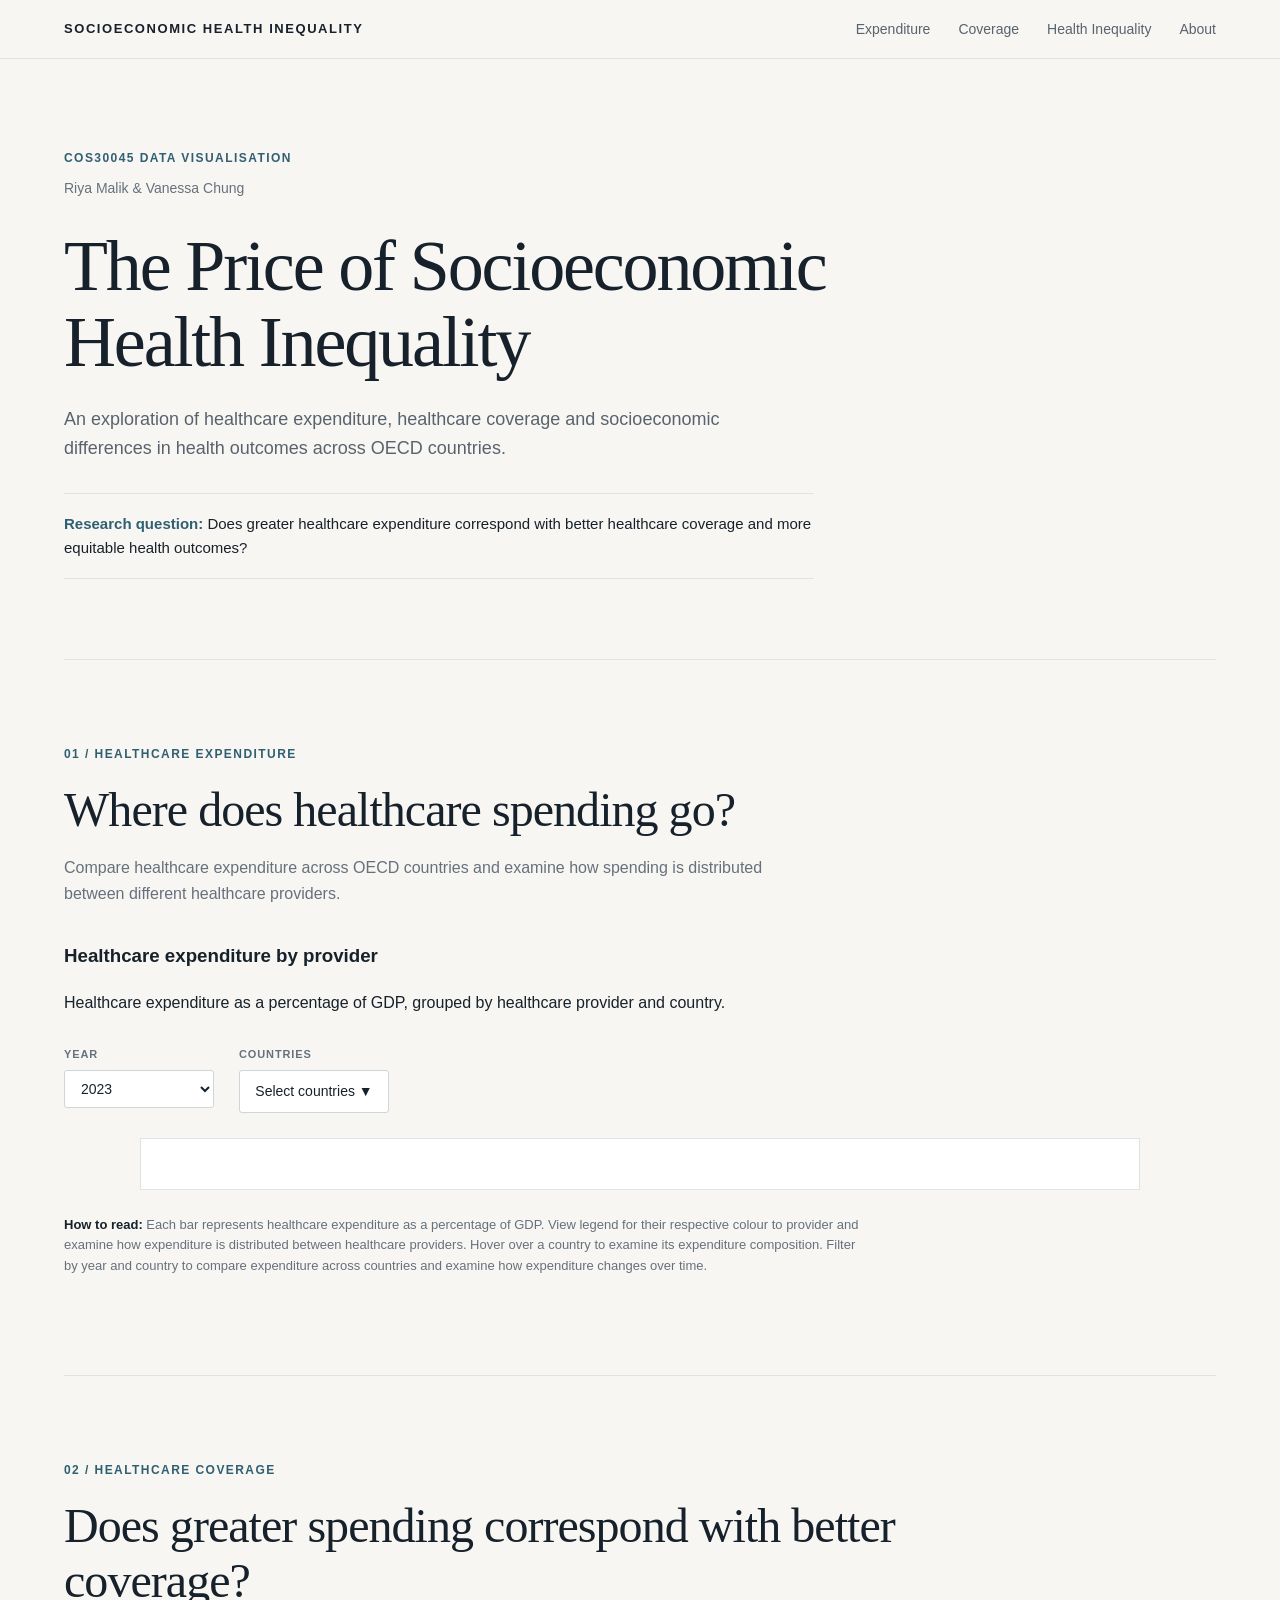
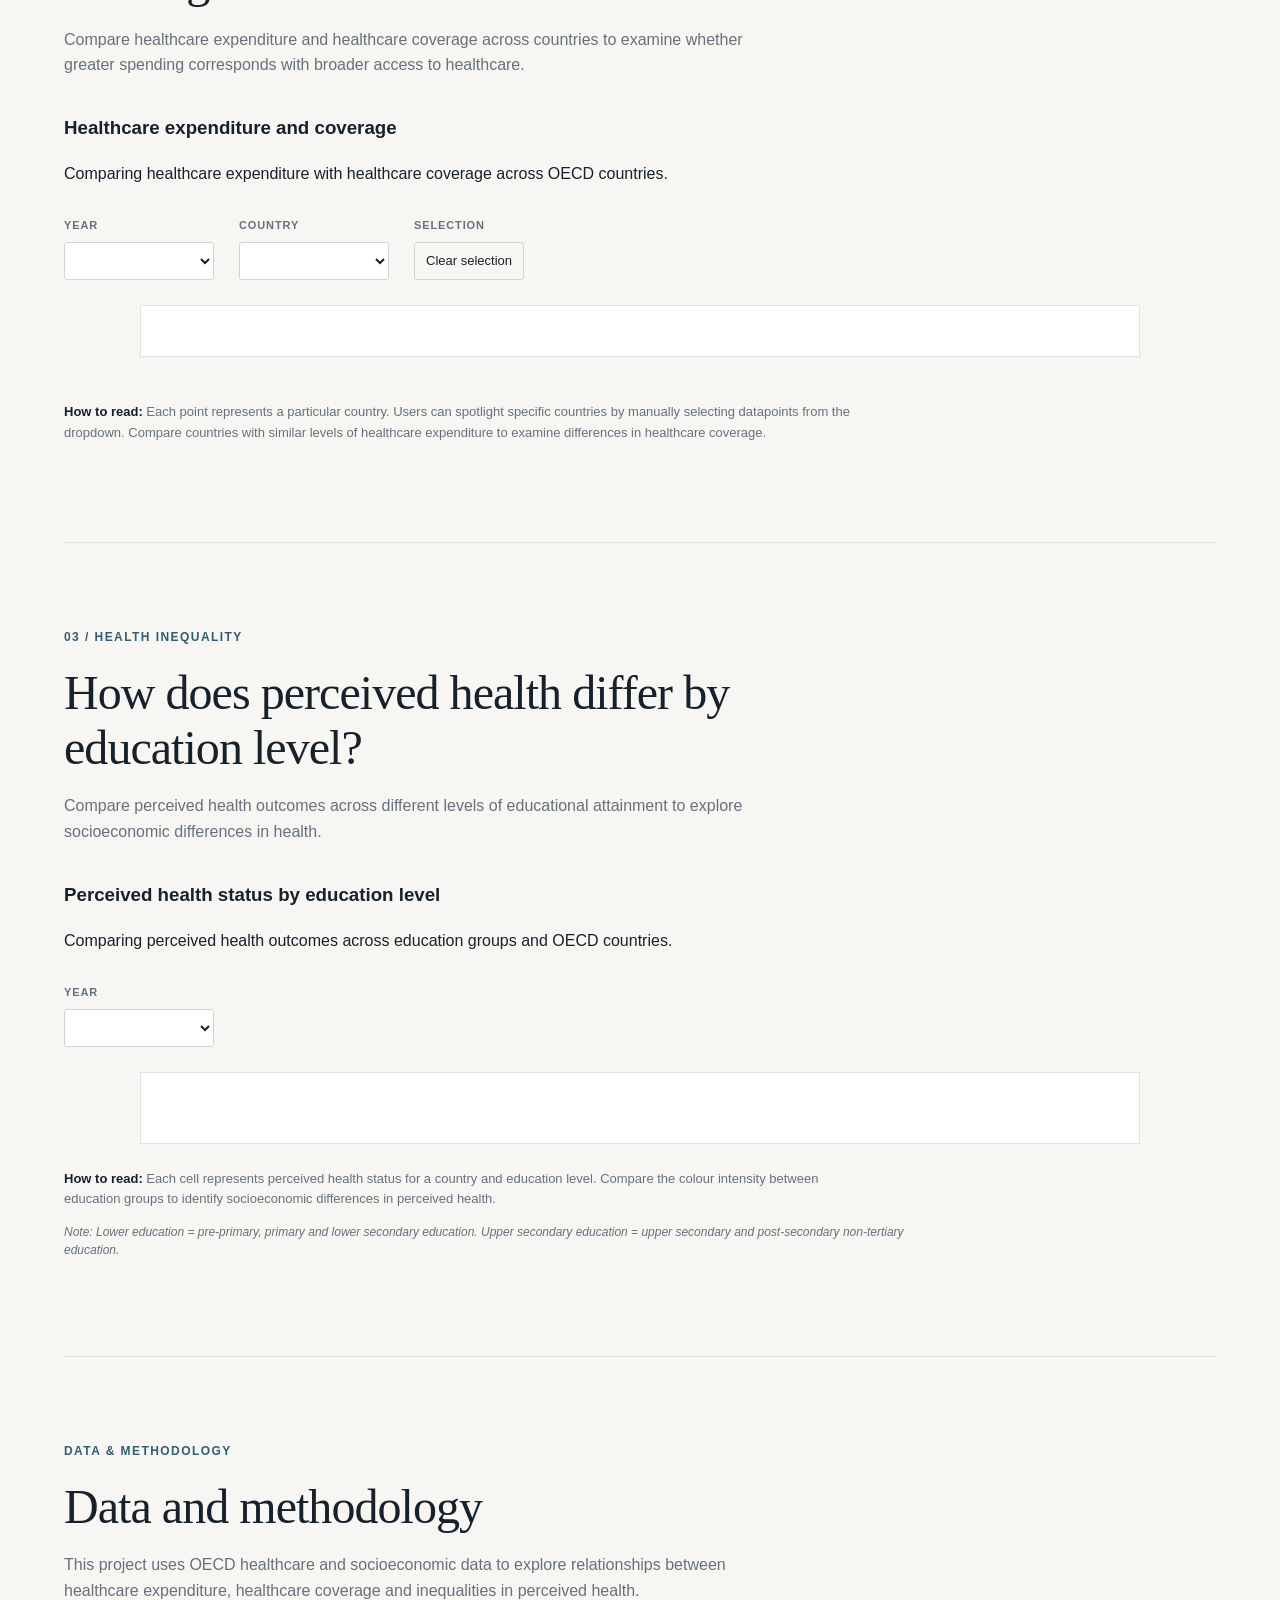
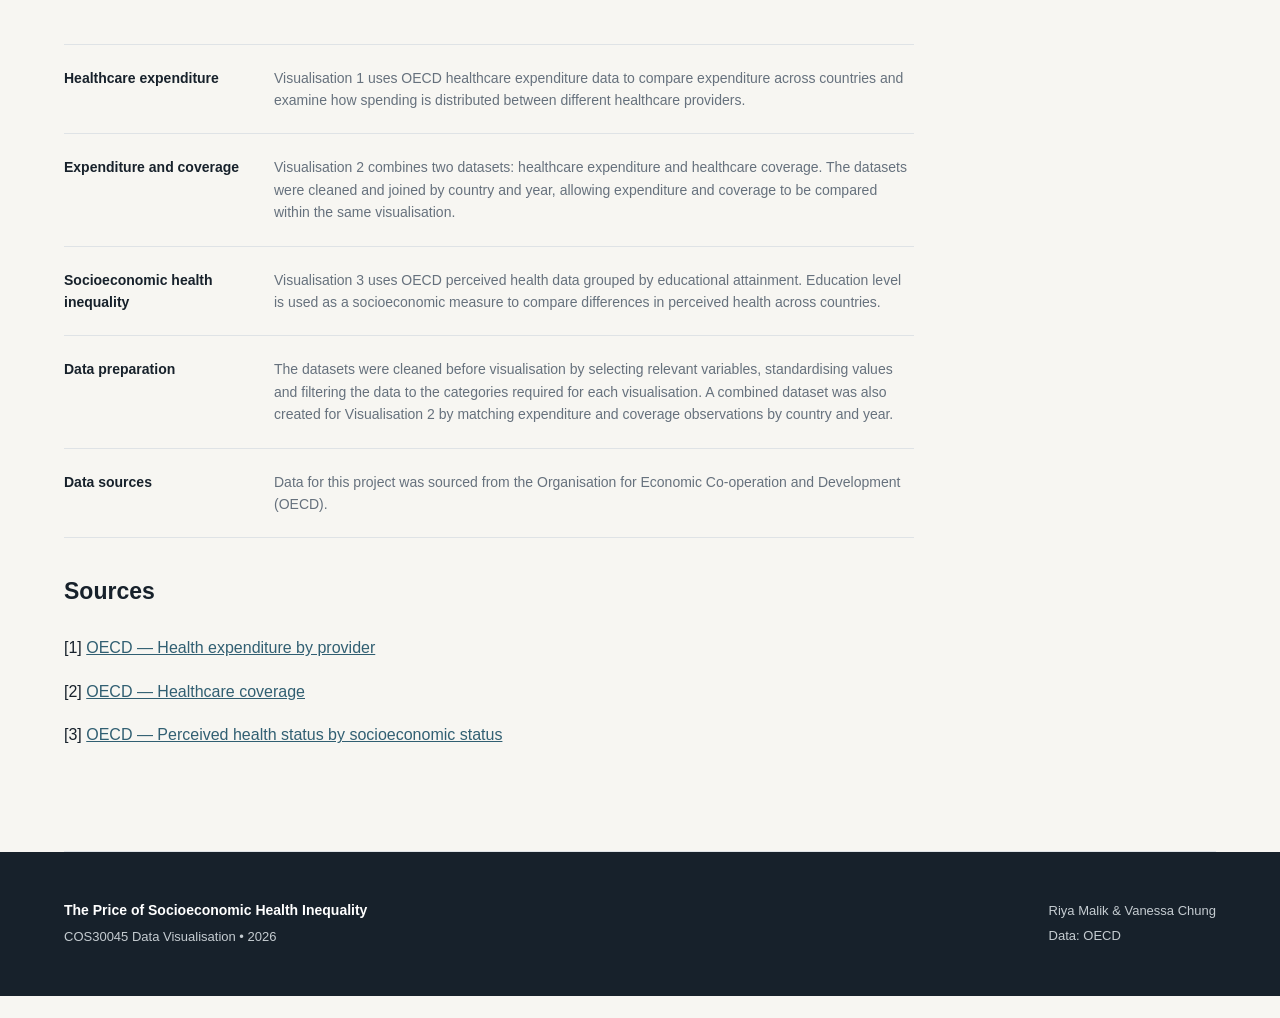
<file: index.html>
<!DOCTYPE html>
<html lang="en">

<head>

    <meta charset="UTF-8">

    <meta name="viewport" content="width=device-width, initial-scale=1.0">

    <title>The Price of Socioeconomic Health Inequality</title>

    <!-- D3 -->
    <script src="https://d3js.org/d3.v7.min.js"></script>

    <!-- Styles -->
    <link rel="stylesheet" href="css/style.css">

</head>


<body>


    <!-- =====================================================
         NAV
    ====================================================== -->

    <nav class="navbar">

        <a href="#home" class="brand">
            SOCIOECONOMIC HEALTH INEQUALITY
        </a>

        <div class="nav-links">

            <a href="#spending">
                Expenditure
            </a>

            <a href="#coverage">
                Coverage
            </a>

            <a href="#inequality">
                Health Inequality
            </a>

            <a href="#about">
                About
            </a>

        </div>

    </nav>



    <!-- =====================================================
         INTRO / HERO
    ====================================================== -->

    <header id="home" class="hero">

        <div class="hero-content">

            <p class="eyebrow">
                COS30045 DATA VISUALISATION
            </p>

            <p class="authors">
                Riya Malik & Vanessa Chung
            </p>

            <h1>
                The Price of Socioeconomic Health Inequality
            </h1>

            <p class="hero-description">
                An exploration of healthcare expenditure, healthcare
                coverage and socioeconomic differences in health outcomes
                across OECD countries.
            </p>

            <p class="research-question">

                <strong>Research question:</strong>

                Does greater healthcare expenditure correspond with
                better healthcare coverage and more equitable
                health outcomes?

            </p>

        </div>

    </header>



    <main>


        <!-- =================================================
            01 — HEALTHCARE EXPENDITURE
        ================================================== -->

        <section id="spending" class="data-section">

            <p class="section-number">
                01 / HEALTHCARE EXPENDITURE
            </p>

            <h2>
                Where does healthcare spending go?
            </h2>

            <p class="section-description">
                Compare healthcare expenditure across OECD countries
                and examine how spending is distributed between
                different healthcare providers.
            </p>


            <!-- Visualisation -->

            <div class="visualisation">

                <h3>
                    Healthcare expenditure by provider
                </h3>

                <p class="visualisation-subtitle">
                    Healthcare expenditure as a percentage of GDP,
                    grouped by healthcare provider and country.
                </p>


                <!-- Filters -->

                <div class="controls">


                    <!-- Year -->

                    <div class="control">

                        <label for="yearSelect">
                            Year
                        </label>

                        <select id="yearSelect">

                            <option value="2015">2015</option>
                            <option value="2016">2016</option>
                            <option value="2017">2017</option>
                            <option value="2018">2018</option>
                            <option value="2019">2019</option>
                            <option value="2020">2020</option>
                            <option value="2021">2021</option>
                            <option value="2022">2022</option>

                            <option value="2023" selected>
                                2023
                            </option>

                            <option value="2024">2024</option>
                            <option value="2025">2025</option>

                        </select>

                    </div>


                    <!-- Countries -->

                    <div class="control">

                        <label for="countryDropdown">
                            Countries
                        </label>

                        <div id="countryFilter">

                            <button
                                id="countryDropdown"
                                type="button"
                                aria-expanded="false"
                                aria-controls="countryMenu"
                            >
                                Select countries ▼
                            </button>


                            <div id="countryMenu">

                                <div id="countryButtons"></div>


                                <div class="country-actions">

                                    <button
                                        id="selectAll"
                                        type="button"
                                    >
                                        Select All
                                    </button>

                                    <button
                                        id="clearAll"
                                        type="button"
                                    >
                                        Clear
                                    </button>

                                </div>

                            </div>

                        </div>

                    </div>

                </div>


                <!-- Selected countries -->

                <div id="selectedCountries"></div>


                <!-- Chart -->

                <div id="stackedChart"></div>


                <p class="chart-note">

                    <strong>How to read:</strong>

                    Each bar represents healthcare expenditure as a
                    percentage of GDP. View legend for their respective
                    colour to provider and examine how expenditure is
                    distributed between healthcare providers. Hover over
                    a country to examine its expenditure composition. 
                    Filter by year and country to compare expenditure across
                    countries and examine how expenditure changes over time.

                </p>

            </div>

        </section>



        <!-- =================================================
            02 — HEALTHCARE COVERAGE
        ================================================== -->

        <section id="coverage" class="data-section">

            <p class="section-number">
                02 / HEALTHCARE COVERAGE
            </p>

            <h2>
                Does greater spending correspond with better coverage?
            </h2>

            <p class="section-description">
                Compare healthcare expenditure and healthcare coverage
                across countries to examine whether greater spending
                corresponds with broader access to healthcare.
            </p>


            <div class="visualisation">

                <h3>
                    Healthcare expenditure and coverage
                </h3>

                <p class="visualisation-subtitle">
                    Comparing healthcare expenditure with healthcare
                    coverage across OECD countries.
                </p>


                <!-- Filters -->

                <div class="controls">

                    <!-- Year -->

                    <div class="control">

                        <label for="coverageYearSelect">
                            Year
                        </label>

                        <select id="coverageYearSelect"></select>

                    </div>


                    <!-- Country -->

                    <div class="control">

                        <label for="countrySelect">
                            Country
                        </label>

                        <select id="countrySelect"></select>

                    </div>


                    <!-- Clear selected countries -->

                    <div class="control">

                        <label>
                            Selection
                        </label>

                        <button id="clearSelection" type="button">
                            Clear selection
                        </button>

                    </div>

                </div>


                <!-- Selected countries -->

                <div id="coverageSelectedCountries"></div>


                <!-- Chart -->

                <div id="coverageChart"></div>

                <!-- Selected country details -->
                <div id="selectedCountryDetails"></div>

                <p class="chart-note">

                    <strong>How to read:</strong>

                    Each point represents a particular country. Users can spotlight specific countries by manually selecting datapoints from the dropdown.
                    Compare countries with similar levels of healthcare expenditure to
                    examine differences in healthcare coverage.

                </p>

            </div>

        </section>


        <!-- =================================================
            03 — SOCIOECONOMIC HEALTH INEQUALITY
        ================================================== -->

        <section id="inequality" class="data-section">

            <p class="section-number">
                03 / HEALTH INEQUALITY
            </p>

            <h2>
                How does perceived health differ by education level?
            </h2>

            <p class="section-description">
                Compare perceived health outcomes across different
                levels of educational attainment to explore
                socioeconomic differences in health.
            </p>


            <div class="visualisation">

                <h3>
                    Perceived health status by education level
                </h3>

                <p class="visualisation-subtitle">
                    Comparing perceived health outcomes across
                    education groups and OECD countries.
                </p>

                <!-- Year filter -->
                <div class="controls">
                    <div class="control">
                        <label for="heatmapYearSelect">
                            Year
                        </label>

                        <select id="heatmapYearSelect"></select>
                    </div>
                </div>

                <!-- Heatmap -->
                <div id="heatmap">

                    <!-- Colour legend -->
                    <div id="legend"></div>

                    <!-- Heatmap chart -->
                    <div id="heatmapChart"></div>

                </div>


                <p class="chart-note">

                    <strong>How to read:</strong>

                    Each cell represents perceived health status for a
                    country and education level. Compare the colour
                    intensity between education groups to identify
                    socioeconomic differences in perceived health.

                </p>


                <p class="education-note">
                    <i>
                        Note: Lower education = pre-primary, primary and
                        lower secondary education. Upper secondary education =
                        upper secondary and post-secondary non-tertiary education.
                    </i>
                </p>

            </div>

        </section>


        <!-- =================================================
            DATA & METHODOLOGY
        ================================================== -->

        <section id="about" class="about-section">

            <p class="section-number">
                DATA & METHODOLOGY
            </p>

            <h2>
                Data and methodology
            </h2>

            <p class="section-description">
                This project uses OECD healthcare and socioeconomic data
                to explore relationships between healthcare expenditure,
                healthcare coverage and inequalities in perceived health.
            </p>


            <div class="about-content">

                <div>

                    <h3>
                        Healthcare expenditure
                    </h3>

                    <p>
                        Visualisation 1 uses OECD healthcare expenditure
                        data to compare expenditure across countries and
                        examine how spending is distributed between
                        different healthcare providers.
                    </p>

                </div>


                <div>

                    <h3>
                        Expenditure and coverage
                    </h3>

                    <p>
                        Visualisation 2 combines two datasets: healthcare
                        expenditure and healthcare coverage. The datasets
                        were cleaned and joined by country and year,
                        allowing expenditure and coverage to be compared
                        within the same visualisation.
                    </p>

                </div>


                <div>

                    <h3>
                        Socioeconomic health inequality
                    </h3>

                    <p>
                        Visualisation 3 uses OECD perceived health data
                        grouped by educational attainment. Education level
                        is used as a socioeconomic measure to compare
                        differences in perceived health across countries.
                    </p>

                </div>


                <div>

                    <h3>
                        Data preparation
                    </h3>

                    <p>
                        The datasets were cleaned before visualisation by
                        selecting relevant variables, standardising values
                        and filtering the data to the categories required
                        for each visualisation. A combined dataset was also
                        created for Visualisation 2 by matching expenditure
                        and coverage observations by country and year.
                    </p>

                </div>


                <div>

                    <h3>
                        Data sources
                    </h3>

                    <p>
                        Data for this project was sourced from the
                        Organisation for Economic Co-operation and
                        Development (OECD).
                    </p>

                </div>

            </div>

            <div class="sources">

            <h3>Sources</h3>

            <p>
                [1]
                <a href="https://data-explorer.oecd.org/vis?df[ds]=DisseminateFinalDMZ&df[id]=DSD_SHA%40DF_SHA&df[ag]=OECD.ELS.HD&dq=.A.EXP_HEALTH.PT_B1GQ._T.._T.....&pd=2015,&to[TIME_PERIOD]=false&vw=tb" target="_blank">
                    OECD — Health expenditure by provider
                </a>
            </p>

            <p>
                [2]
                <a href="https://data-explorer.oecd.org/vis?fs[0]=Topic,1%7CHealth%23HEA%23%7CHealthcare%20coverage%23HEA_COV%23&pg=0&fc=Topic&bp=true&snb=1&vw=ov&df[ds]=dsDisseminateFinalDMZ&df[id]=DSD_HEALTH_PROT%40DF_HEALTH_PROT&df[ag]=OECD.ELS.HD&dq=.A...&pd=2010,&to[TIME_PERIOD]=false" target="_blank">
                    OECD — Healthcare coverage
                </a>
            </p>

            <p>
                [3]
                <a href="https://data-explorer.oecd.org/vis?lc=en&df[ds]=dsDisseminateFinalDMZ&df[id]=DSD_HEALTH_STAT%40DF_PHS_SES&df[ag]=OECD.ELS.HD&df[vs]=1.1&dq=.A...Y_GE15._T.Q1....G..&pd=2010,&to[TIME_PERIOD]=false" target="_blank">
                    OECD — Perceived health status by socioeconomic status
                </a>
            </p>

        </div>

        </section>


    </main>



    <!-- =====================================================
         FOOTER
    ====================================================== -->

    <footer>

        <div>

            <strong>
                The Price of Socioeconomic Health Inequality
            </strong>

            <p>
                COS30045 Data Visualisation • 2026
            </p>

        </div>


        <div>

            <p>
                Riya Malik & Vanessa Chung
            </p>

            <p>
                Data: OECD
            </p>

        </div>

    </footer>



    <!-- =====================================================
         GLOBAL TOOLTIP
    ====================================================== -->

    <div id="tooltip"></div>



    <!-- =====================================================
         JS
    ====================================================== -->

    <script src="js/healthExpenditureStackedBar.js"></script>

    <script src="js/scatterPlotCoverage.js"></script>

    <script src="js/heatMapPerceivedHealth.js"></script>


</body>

</html>
</file>
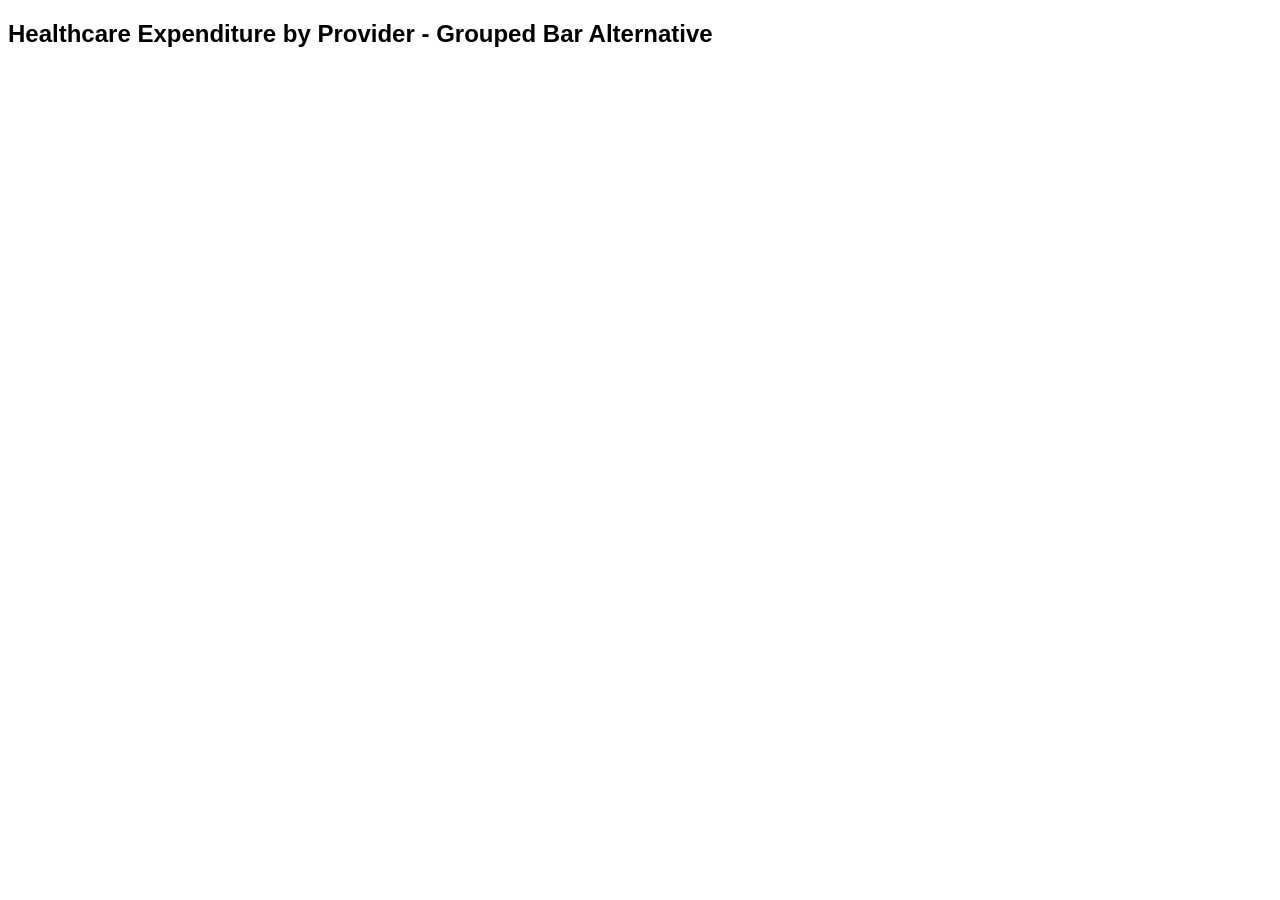
<file: prototypes/barChartHealthExpenditure.html>
<!DOCTYPE html>
<html lang="en">

<head>
    <meta charset="UTF-8">
    <title>Alternative Grouped Bar Chart</title>

    <script src="https://d3js.org/d3.v7.min.js"></script>

    <style>
        body {
            font-family: Arial, sans-serif;
        }

        .axis text {
            font-size: 12px;
        }

        .legend {
            font-size: 12px;
        }
    </style>
</head>

<body>

    <h2>Healthcare Expenditure by Provider - Grouped Bar Alternative</h2>

    <div id="chart"></div>

    <script src="barChartHealthExpenditure.js"></script>

</body>

</html>
</file>
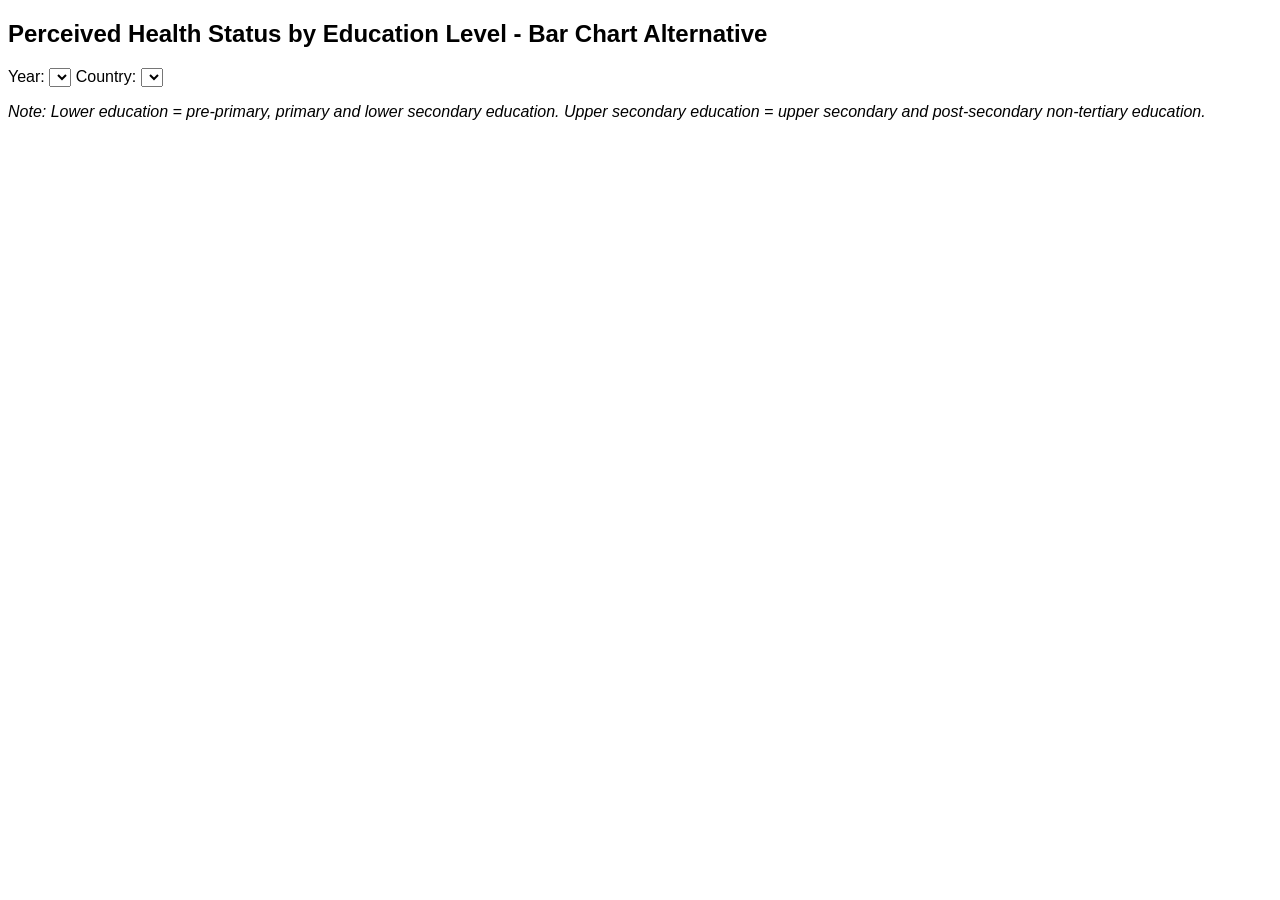
<file: prototypes/barChartPerceivedHealth.html>
<!DOCTYPE html>
<html lang="en">

<head>

<meta charset="UTF-8">

<title>
Perceived Health Status - Bar Chart Alternative
</title>

<script src="https://d3js.org/d3.v7.min.js"></script>

<style>

body {
    font-family: Arial, sans-serif;
}

</style>

</head>


<body>


<h2>
Perceived Health Status by Education Level - Bar Chart Alternative
</h2>


<label>
Year:
</label>

<select id="barYearSelect"></select>

<label for="countrySelect">
    Country:
</label>

<select id="countrySelect"></select>

<div id="chart"></div>

<div id="tooltip"></div>

<script src="barChartPerceivedHealth.js"></script>

<p class="education-note">
    <i>
    Note: Lower education = pre-primary, primary and lower secondary education.
    Upper secondary education = upper secondary and post-secondary non-tertiary education.
    </i>
</p>

</body>

</html>
</file>
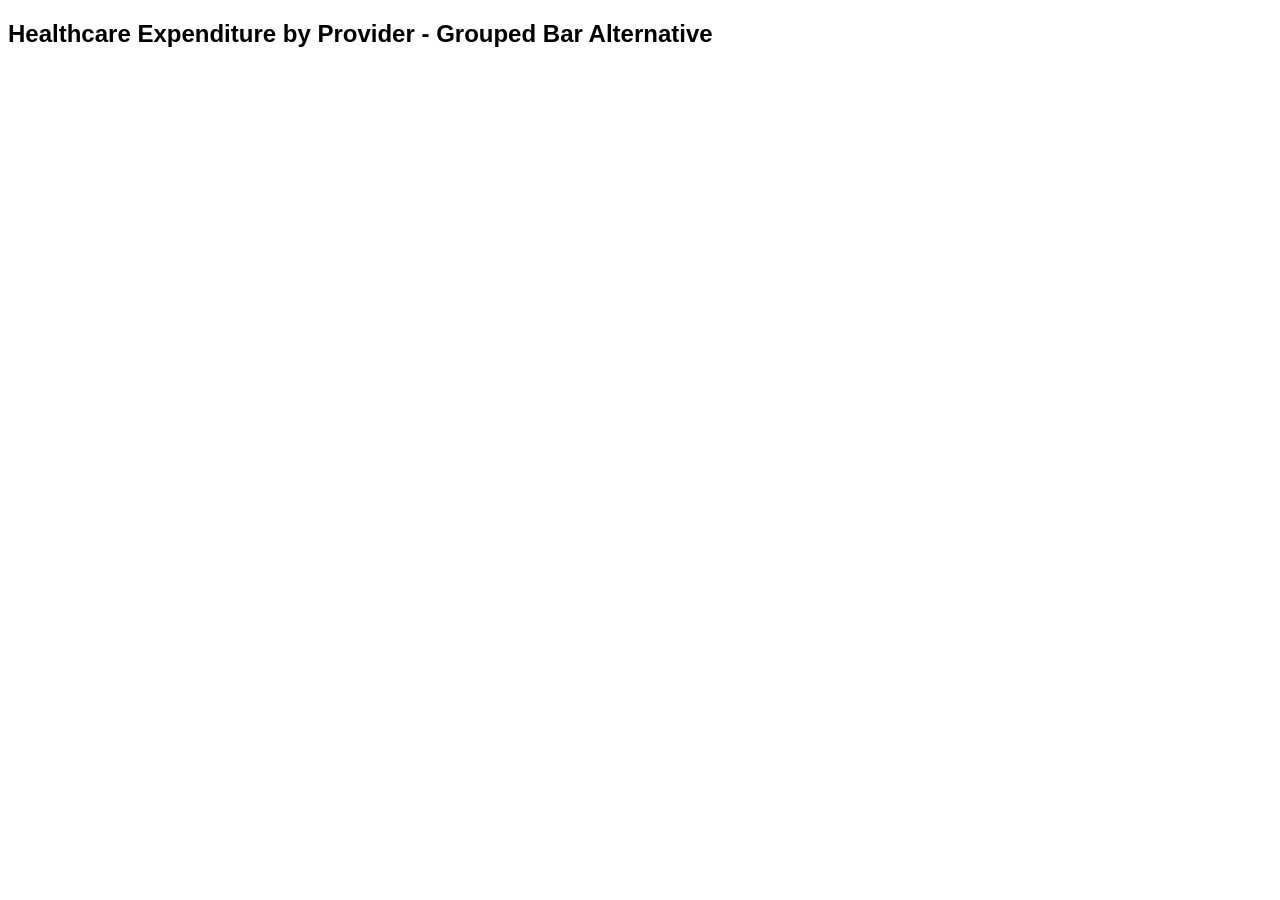
<file: prototypes/groupedBarChartExpenditure.html>
<!DOCTYPE html>
<html lang="en">

<head>
    <meta charset="UTF-8">
    <title>Alternative Grouped Bar Chart</title>

    <script src="https://d3js.org/d3.v7.min.js"></script>

    <style>
        body {
            font-family: Arial, sans-serif;
        }

        .axis text {
            font-size: 12px;
        }

        .legend {
            font-size: 12px;
        }
    </style>
</head>

<body>

    <h2>Healthcare Expenditure by Provider - Grouped Bar Alternative</h2>

    <div id="chart"></div>

    <script src="groupedBarAlternative.js"></script>

</body>

</html>
</file>
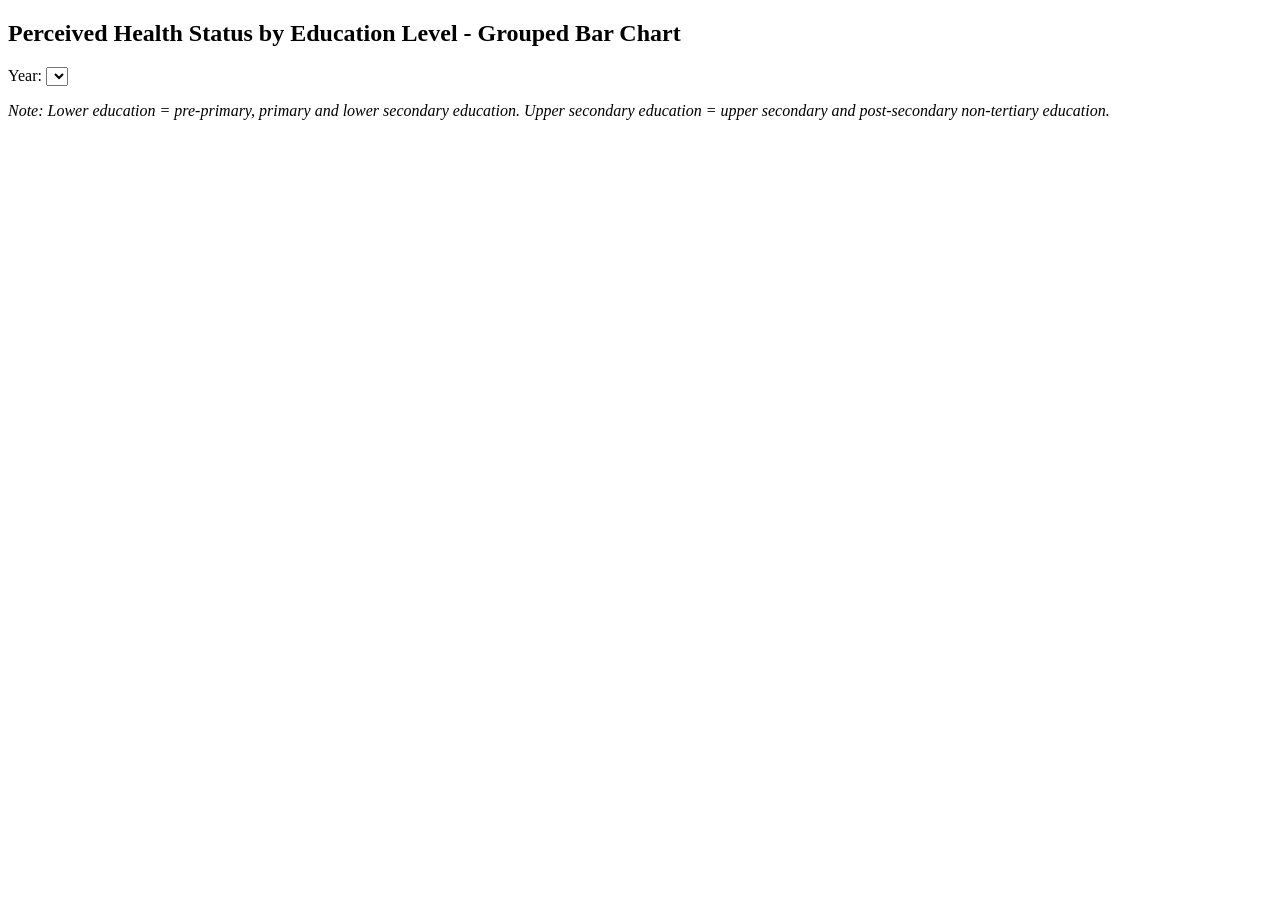
<file: prototypes/groupedBarPerceivedHealth.html>
<!DOCTYPE html>
<html lang="en">

<head>

<meta charset="UTF-8">

<title>
Perceived Health Status - Grouped Bar Chart
</title>

<script src="https://d3js.org/d3.v7.min.js"></script>

</head>


<body>

<h2>
Perceived Health Status by Education Level - Grouped Bar Chart
</h2>


<label for="educationYearSelect">
    Year:
</label>

<select id="educationYearSelect">
</select>

<div id="groupedChart"></div>
<div id="tooltip"></div>

<script src="groupedBarPerceivedHealth.js"></script>

<p class="education-note">
    <i>
    Note: Lower education = pre-primary, primary and lower secondary education.
    Upper secondary education = upper secondary and post-secondary non-tertiary education.
    </i>
</p>

</body>

</html>
</file>
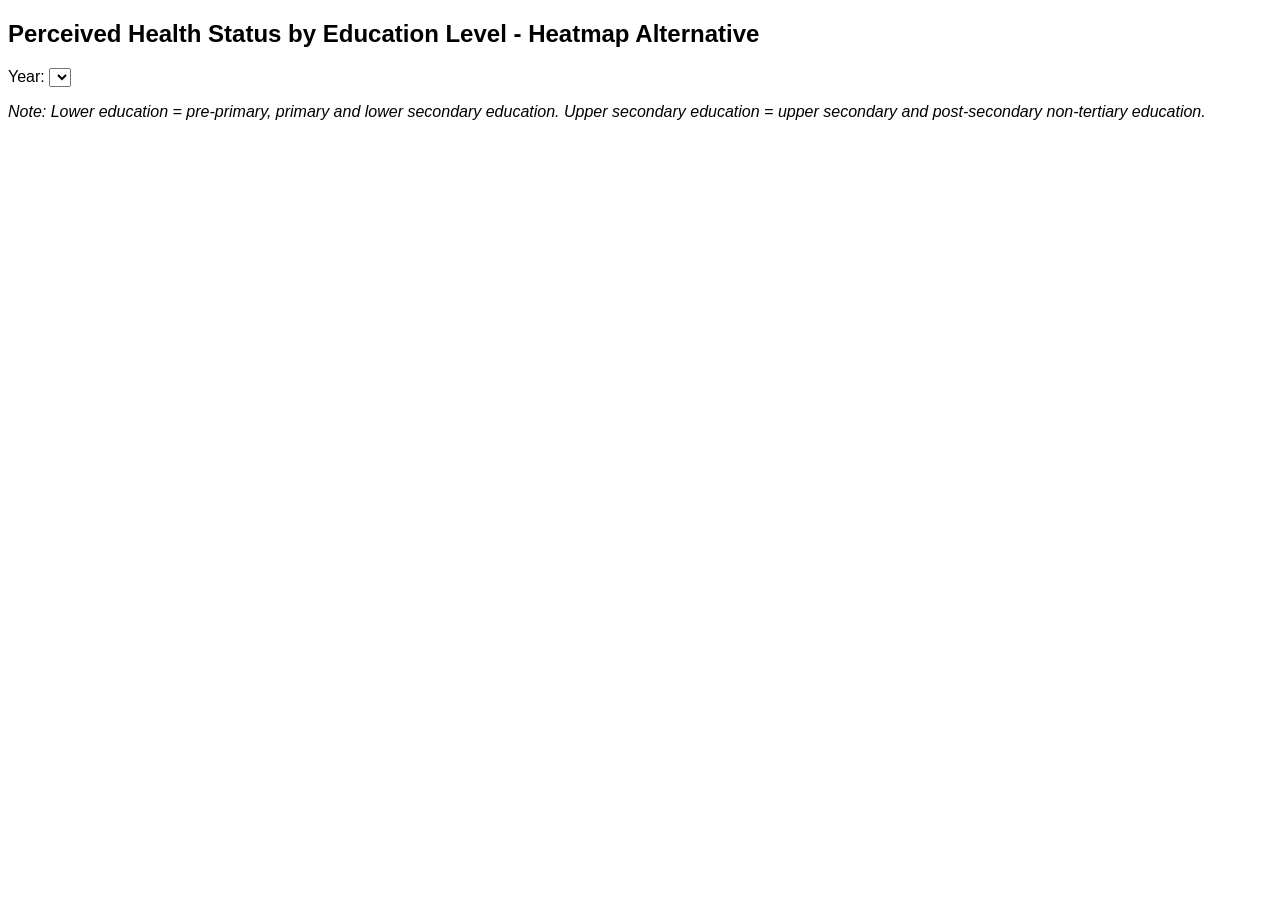
<file: prototypes/heatMapPerceivedHealth.html>
<!DOCTYPE html>
<html lang="en">

<head>

<meta charset="UTF-8">

<title>
Perceived Health Status - Heatmap Alternative
</title>

<script src="https://d3js.org/d3.v7.min.js"></script>

<style>

body {
    font-family: Arial, sans-serif;
}

.cell {
    stroke: white;
}

</style>

</head>


<body>

<h2>
Perceived Health Status by Education Level - Heatmap Alternative
</h2>

<label>
Year:
</label>

<select id="heatmapYearSelect"></select>


<div id="legend"></div>
<div id="heatmap"></div>
<div id="tooltip"></div>

<script src="heatMapPerceivedHealth.js"></script>

<p class="education-note">
    <i>
    Note: Lower education = pre-primary, primary and lower secondary education.
    Upper secondary education = upper secondary and post-secondary non-tertiary education.
    </i>
</p>

</body>

</html>
</file>
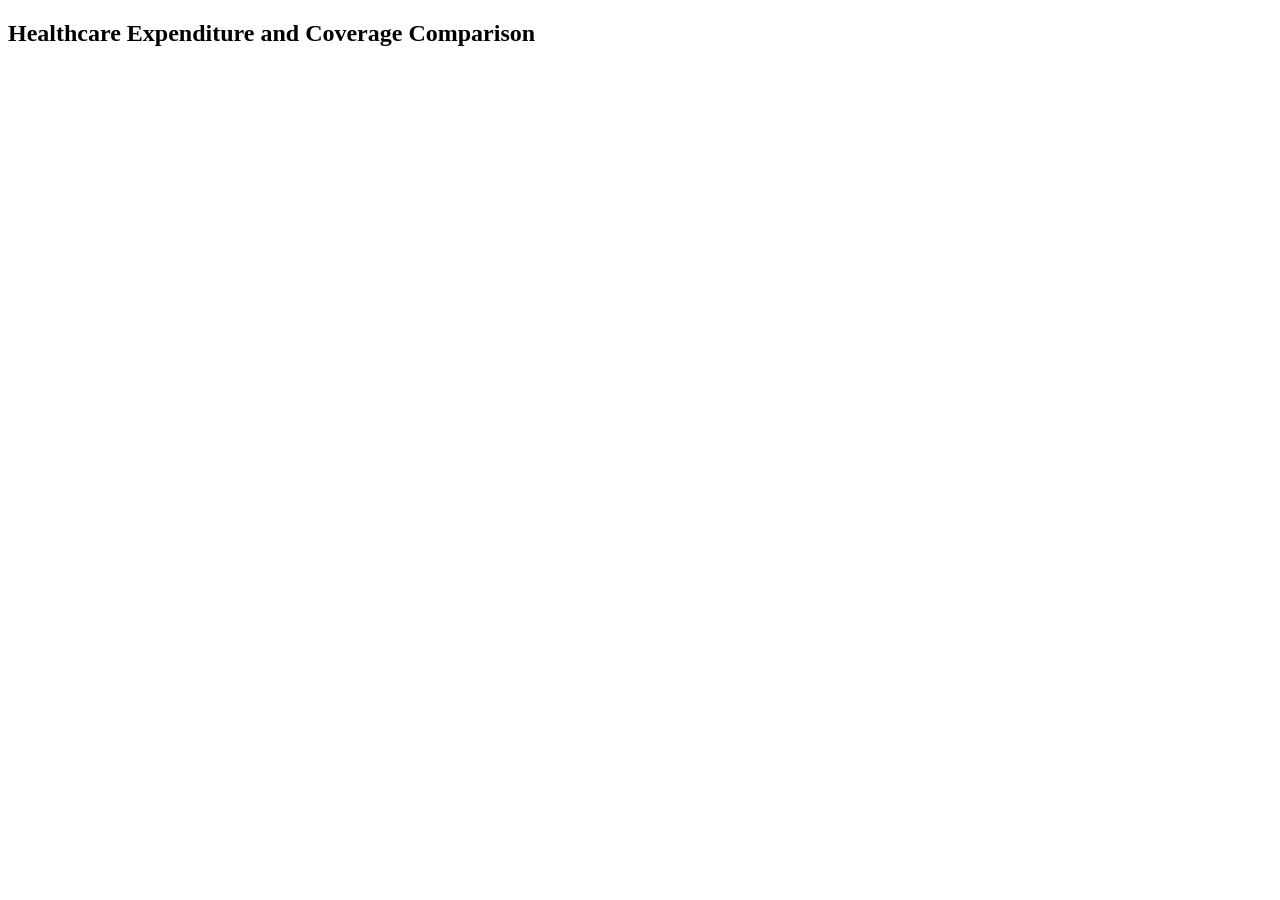
<file: prototypes/visualisation 2/barChartCoverage.html>
<!DOCTYPE html>
<html lang="en">

<head>

<meta charset="UTF-8">

<title>
Healthcare Expenditure and Coverage - Bar Chart Alternative
</title>

<script src="https://d3js.org/d3.v7.min.js"></script>

</head>


<body>

<h2>
Healthcare Expenditure and Coverage Comparison
</h2>


<div id="chart"></div>


<script src="barChartCoverage.js"></script>

</body>

</html>
</file>
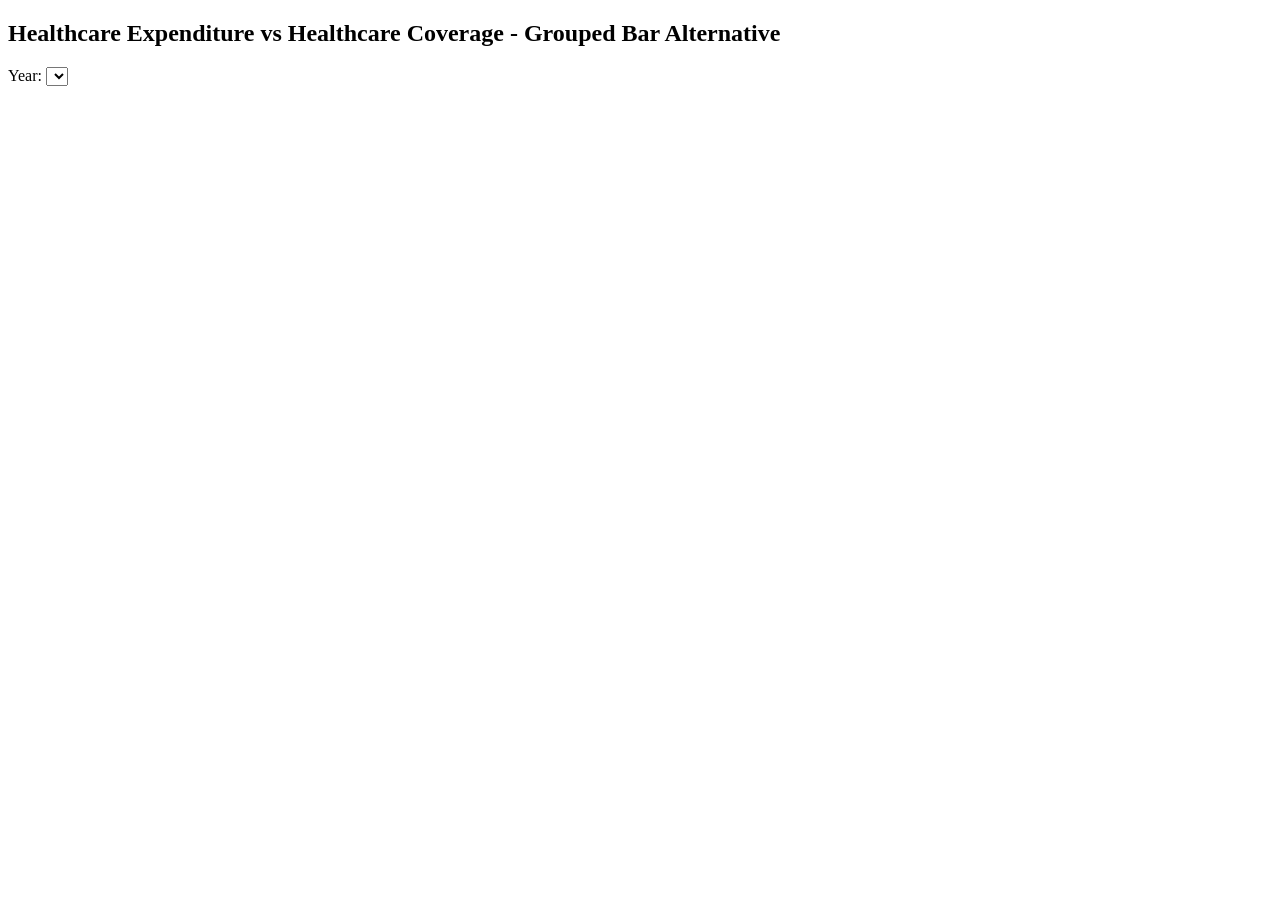
<file: prototypes/visualisation 2/groupedBarCoverage.html>
<!DOCTYPE html>
<html lang="en">

<head>

<meta charset="UTF-8">

<title>
Healthcare Expenditure and Coverage - Grouped Bar
</title>

<script src="https://d3js.org/d3.v7.min.js"></script>

</head>


<body>


<h2>
Healthcare Expenditure vs Healthcare Coverage - Grouped Bar Alternative
</h2>


<label>
Year:
</label>

<select id="yearSelect"></select>

<div id="chart"></div>
<div id="tooltip"></div>


<script src="groupedBarCoverage.js"></script>


</body>

</html>
</file>
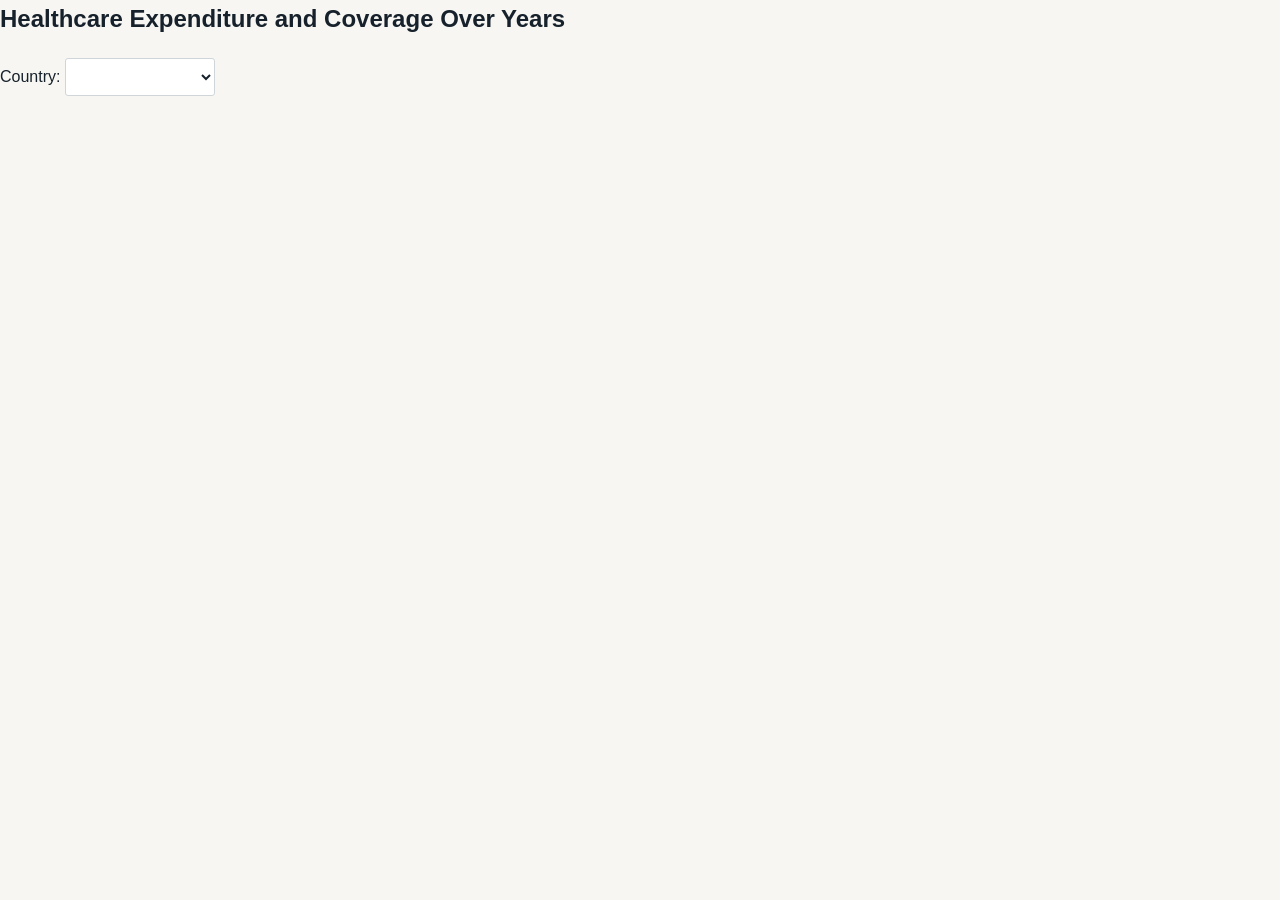
<file: prototypes/visualisation 2/lineChartCoverage.html>
<!DOCTYPE html>
<html lang="en">

<head>

<meta charset="UTF-8">

<title>
Healthcare Expenditure and Coverage - Line Chart Alternative
</title>

<script src="https://d3js.org/d3.v7.min.js"></script>

<link rel="stylesheet" href="../../css/style.css">

</head>


<body>


<h2>
Healthcare Expenditure and Coverage Over Years
</h2>


<label>
Country:
</label>


<select id="countrySelect"></select>


<div id="chart"></div>


<div id="tooltip"></div>


<script src="lineChartCoverage.js"></script>


</body>

</html>
</file>
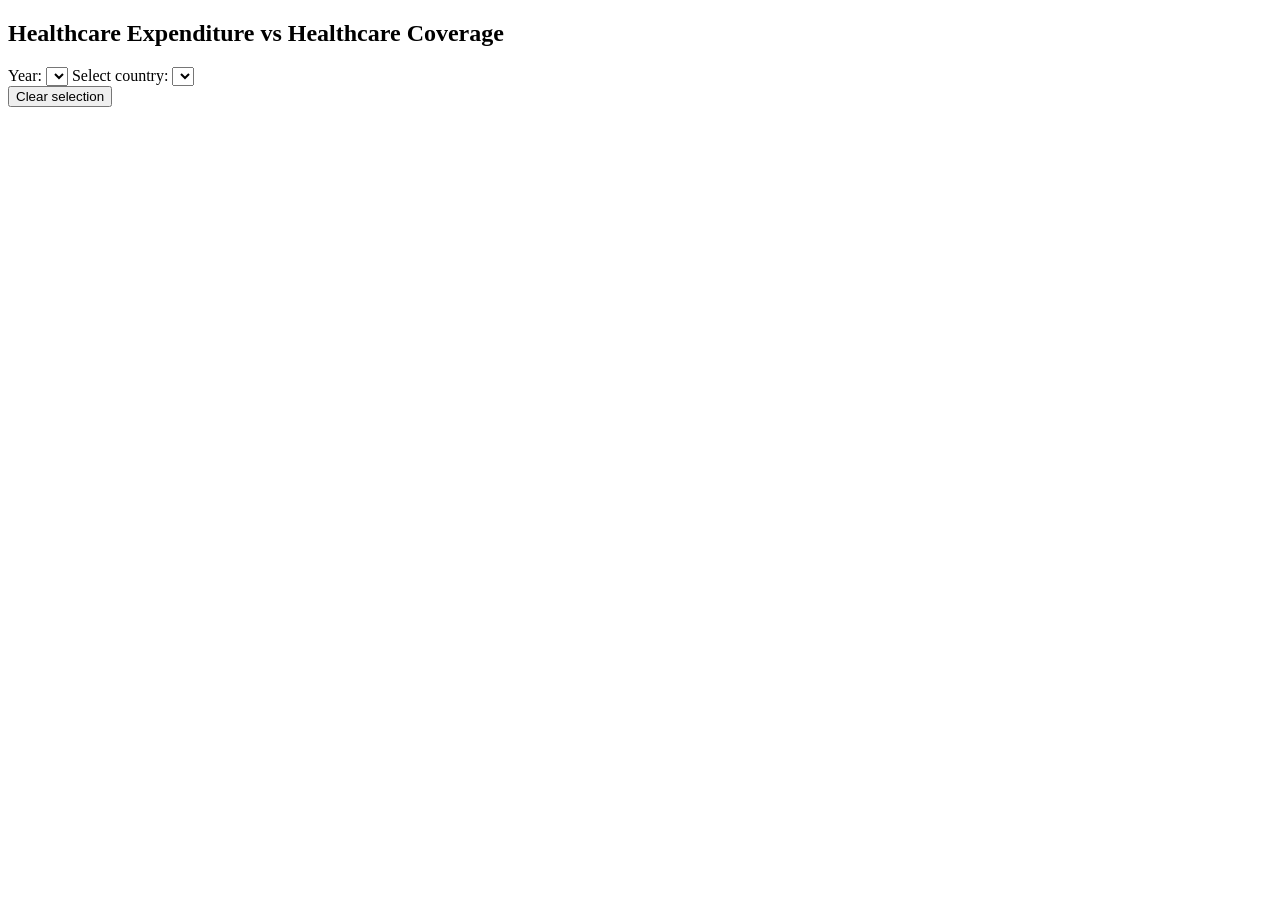
<file: prototypes/visualisation 2/scatterPlotCoverage.html>
<!DOCTYPE html>
<html lang="en">

<head>

<meta charset="UTF-8">

<title>
Healthcare Expenditure vs Coverage Scatter Plot
</title>

<script src="https://d3js.org/d3.v7.min.js"></script>

</head>


<body>


<h2>
Healthcare Expenditure vs Healthcare Coverage
</h2>

<label>
Year:
</label>

<select id="coverageYearSelect"></select>

<label for="countrySelect">
    Select country:
</label>

<select id="countrySelect">
</select>

<div id="selectedCountries"></div>

<button id="clearSelection">
    Clear selection
</button>

<div id="chart"></div>
<div id="tooltip"></div>

<script src="scatterPlotCoverage.js"></script>

</body>

</html>
</file>
<file: css/style.css>
/* =========================================================
   GLOBAL
========================================================= */

* {
    box-sizing: border-box;
}

html {
    scroll-behavior: smooth;
}

body {
    margin: 0;

    background: #f7f6f2;
    color: #17212b;

    font-family: Arial, Helvetica, sans-serif;
    line-height: 1.6;
}

h1,
h2,
h3,
p {
    margin-top: 0;
}

a {
    color: inherit;
}


/* =========================================================
   NAVIGATION
========================================================= */

.navbar {
    position: sticky;
    top: 0;
    z-index: 100;

    display: flex;
    justify-content: space-between;
    align-items: center;

    padding: 18px 5%;

    background: #f7f6f2;

    border-bottom: 1px solid #dfe3e6;
}

.brand {
    color: #17212b;

    font-size: 13px;
    font-weight: bold;
    letter-spacing: 0.12em;

    text-decoration: none;
}

.nav-links {
    display: flex;
    gap: 28px;
}

.nav-links a {
    color: #59636e;

    font-size: 14px;

    text-decoration: none;
}

.nav-links a:hover {
    color: #17212b;
}


/* =========================================================
   HERO
========================================================= */

.hero {
    width: 90%;
    max-width: 1280px;

    margin: 0 auto;
    padding: 90px 0 80px;

    border-bottom: 1px solid #dfe3e6;
}

.hero-content {
    max-width: 900px;
}

.eyebrow,
.section-number {
    margin-bottom: 18px;

    color: #315f72;

    font-size: 12px;
    font-weight: bold;
    letter-spacing: 0.12em;
}

.authors {
    margin: -10px 0 30px;

    color: #66717d;

    font-size: 14px;
}

.hero h1 {
    max-width: 900px;

    margin-bottom: 25px;

    font-family: Georgia, "Times New Roman", serif;
    font-size: clamp(42px, 6vw, 72px);
    font-weight: normal;
    line-height: 1.05;
    letter-spacing: -0.03em;
}

.hero-description {
    max-width: 700px;
    margin-bottom: 30px;

    color: #59636e;

    font-size: 18px;
}

.research-question {
    max-width: 750px;

    padding: 18px 0;
    margin-bottom: 0;

    border-top: 1px solid #dfe3e6;
    border-bottom: 1px solid #dfe3e6;

    font-size: 15px;
}

.research-question strong {
    color: #315f72;
}


/* =========================================================
   DATA SECTIONS
========================================================= */

.data-section,
.about-section {
    width: 90%;
    max-width: 1280px;

    margin: 0 auto;
    padding: 85px 0;

    border-bottom: 1px solid #dfe3e6;
}

.data-section > h2,
.about-section > h2 {
    max-width: 850px;

    margin-bottom: 18px;

    font-family: Georgia, "Times New Roman", serif;
    font-size: clamp(32px, 4vw, 48px);
    font-weight: normal;
    line-height: 1.15;
    letter-spacing: -0.02em;
}

.section-description {
    max-width: 720px;
    margin-bottom: 35px;

    color: #66717d;

    font-size: 16px;
}


/* =========================================================
   CONTROLS
========================================================= */

.controls {
    display: flex;
    flex-wrap: wrap;
    align-items: flex-start;
    gap: 25px;

    margin: 30px 0 20px;
}

.control {
    display: flex;
    flex-direction: column;
    gap: 7px;
}

.control > label {
    color: #66717d;

    font-size: 11px;
    font-weight: bold;
    letter-spacing: 0.08em;
    text-transform: uppercase;
}


/* =========================================================
   SELECTS AND BUTTONS
========================================================= */

select,
#countryDropdown {
    min-width: 150px;

    padding: 9px 12px;

    background: #ffffff;
    color: #17212b;

    border: 1px solid #cfd5d9;
    border-radius: 3px;

    font: inherit;
    font-size: 14px;

    cursor: pointer;
}

select:hover,
#countryDropdown:hover {
    border-color: #9ea8ae;
}

select:focus,
#countryDropdown:focus {
    outline: 2px solid #dce8ec;
    outline-offset: 1px;
}


/* =========================================================
   EXPENDITURE COUNTRY FILTER
========================================================= */

#countryFilter {
    position: relative;
}


/* Hidden by default */
#countryMenu {
    display: none;

    position: absolute;
    top: calc(100% + 5px);
    left: 0;
    z-index: 50;

    width: 280px;
    max-height: 330px;

    padding: 12px;

    overflow-y: auto;

    background: #ffffff;

    border: 1px solid #cfd5d9;
}

#countryMenu.show {
    display: block;
}

#countryButtons {
    display: flex;
    flex-direction: column;
}

.country-option {
    padding: 5px;

    font-size: 14px;

    cursor: pointer;
}

.country-option:hover {
    background: #f2f3f1;
}

.country-option input {
    margin-right: 8px;
}

.country-actions {
    display: flex;
    gap: 5px;

    padding-top: 10px;
    margin-top: 8px;

    border-top: 1px solid #e1e4e6;
}


/* =========================================================
   CONTROL BUTTONS
========================================================= */

#selectAll,
#clearAll,
#clearSelection {
    padding: 8px 11px;

    background: #f7f6f2;
    color: #17212b;

    border: 1px solid #cfd5d9;
    border-radius: 3px;

    font: inherit;
    font-size: 13px;

    cursor: pointer;
}

#selectAll:hover,
#clearAll:hover,
#clearSelection:hover {
    background: #eceeec;
}


/* =========================================================
   SELECTED COUNTRIES
========================================================= */

#selectedCountries,
#coverageSelectedCountries {
    min-height: 0;

    margin: 10px 0 25px;
}


/* styling on scatterplot, vis 3, for selected countries*/
.selected-country {
    display: inline-block;
    padding: 4px 8px;
    margin-right: 5px;
    margin-bottom: 5px;
    border: 1px solid #aaa;
    border-radius: 12px;
    font-size: 13px;
}

#selectedCountryDetails {

    display:flex;

    flex-wrap:wrap;

    gap:15px;

    margin-top:25px;

    margin-bottom:20px;

}


.country-detail-card {

    background:white;

    border:1px solid #cfd5d9;

    border-radius:10px;

    padding:12px 16px;

    min-width:220px;

    font-size:13px;

}


.country-detail-card strong {

    display:block;

    margin-bottom:8px;

    font-size:14px;

}

/* =========================================================
   CHART CONTAINERS
========================================================= */

#stackedChart,
#coverageChart,
#heatmap {
    width: 100%;
    max-width: 1000px;

    margin: 25px auto;
    padding: 25px;

    background: #ffffff;

    border: 1px solid #e0e3e5;
}

#stackedChart svg,
#coverageChart svg,
#heatmapChart svg {
    display: block;

    width: 100%;
    max-width: 900px;
    height: auto;

    margin: 0 auto;
}


/* =========================================================
   D3 AXES AND TEXT
========================================================= */

svg text {
    font-family: Arial, Helvetica, sans-serif;
    fill: #17212b;
}

.axis text {
    font-size: 12px;
    fill: #59636e;
}

.axis path,
.axis line {
    stroke: #aeb6bb;
    stroke-width: 1;
}


/* =========================================================
   COVERAGE SCATTER PLOT
========================================================= */

#coverageChart .dot {
    cursor: pointer;
}

#coverageChart .dot:hover {
    cursor: pointer;
}


/* =========================================================
   HEALTH INEQUALITY HEATMAP
========================================================= */

#heatmap {
    overflow-x: auto;
}

#legend {
    width: 100%;

    margin: 0 0 20px;

    text-align: center;
}

#legend svg {
    display: block;

    max-width: 100%;
    height: auto;

    margin: 0 auto;
}

#heatmapChart {
    width: 100%;
}

#heatmapChart .cell {
    stroke: #ffffff;
    stroke-width: 1px;
}

#heatmapChart .cell:hover {
    stroke: #17212b;
    stroke-width: 2px;

    cursor: pointer;
}


/* =========================================================
   CHART NOTES
========================================================= */

.chart-note {
    max-width: 800px;

    margin-top: 20px;

    color: #66717d;

    font-size: 13px;
}

.chart-note strong {
    color: #17212b;
}

.education-note {
    max-width: 850px;

    margin-top: 10px;

    color: #66717d;

    font-size: 12px;
    line-height: 1.5;
}

/* =========================================================
   ABOUT
========================================================= */

.about-content {
    max-width: 850px;

    margin-top: 40px;
}

.about-content > div {
    display: grid;
    grid-template-columns: 180px 1fr;
    gap: 30px;

    padding: 22px 0;

    border-top: 1px solid #dfe3e6;
}

.about-content > div:last-child {
    border-bottom: 1px solid #dfe3e6;
}

.about-content h3 {
    margin: 0;

    font-size: 14px;
}

.about-content p {
    margin: 0;

    color: #66717d;

    font-size: 14px;
}


/* =========================================================
   TOOLTIP
========================================================= */

#tooltip {
    position: absolute;
    z-index: 200;

    visibility: hidden;

    max-width: 280px;

    padding: 10px 12px;

    background: #ffffff;
    color: #17212b;

    border: 1px solid #cfd5d9;

    font-size: 13px;
    line-height: 1.5;

    pointer-events: none;
}


/* Keep class-based tooltip support for other visualisations */
.tooltip {
    position: absolute;
    z-index: 200;

    padding: 8px 10px;

    background: #ffffff;
    color: #17212b;

    border: 1px solid #cfd5d9;

    font-size: 13px;
    line-height: 1.5;

    pointer-events: none;
}


/* =========================================================
   FOOTER
========================================================= */

footer {
    display: flex;
    justify-content: space-between;

    gap: 40px;

    padding: 45px 5%;

    background: #17212b;
    color: #ffffff;
}

footer strong {
    font-size: 14px;
}

footer p {
    margin: 4px 0;

    color: #c5ccd1;

    font-size: 13px;
}


/* =========================================================
   RESPONSIVE
========================================================= */

@media (max-width: 800px) {

    .navbar {
        padding: 15px 5%;
    }

    .brand {
        font-size: 11px;
    }

    .nav-links {
        display: none;
    }

    .hero {
        padding: 65px 0;
    }

    .hero h1 {
        font-size: 42px;
    }

    .hero-description {
        font-size: 16px;
    }

    .data-section,
    .about-section {
        padding: 60px 0;
    }

    .controls {
        gap: 15px;
    }

    .control {
        width: 100%;
    }

    select,
    #countryDropdown {
        width: 100%;
    }

    #countryMenu {
        width: 100%;
    }

    #stackedChart,
    #coverageChart,
    #heatmap {
        padding: 12px;
    }

    #legend {
        overflow-x: auto;
    }

    .about-content > div {
        grid-template-columns: 1fr;
        gap: 8px;
    }

    footer {
        flex-direction: column;
    }
}


/* =========================================================
   SMALL MOBILE
========================================================= */

@media (max-width: 500px) {

    .hero {
        width: 92%;
        padding: 50px 0;
    }

    .hero h1 {
        font-size: 36px;
    }

    .data-section,
    .about-section {
        width: 92%;
    }

    .data-section > h2,
    .about-section > h2 {
        font-size: 30px;
    }

    #stackedChart,
    #coverageChart,
    #heatmap {
        padding: 8px;
    }
}

/* =========================================================
   SOURCES
========================================================= */

.sources {
    margin-top: 35px;
}

.sources h3 {
    margin-bottom: 25px;

    font-size: 23px;
}

.sources p {
    margin: 0 0 18px;

    line-height: 1.6;
}

.sources a {
    color: #315f72;
    text-decoration: underline;
}

.sources a:hover {
    color: #17212b;
}
</file>
